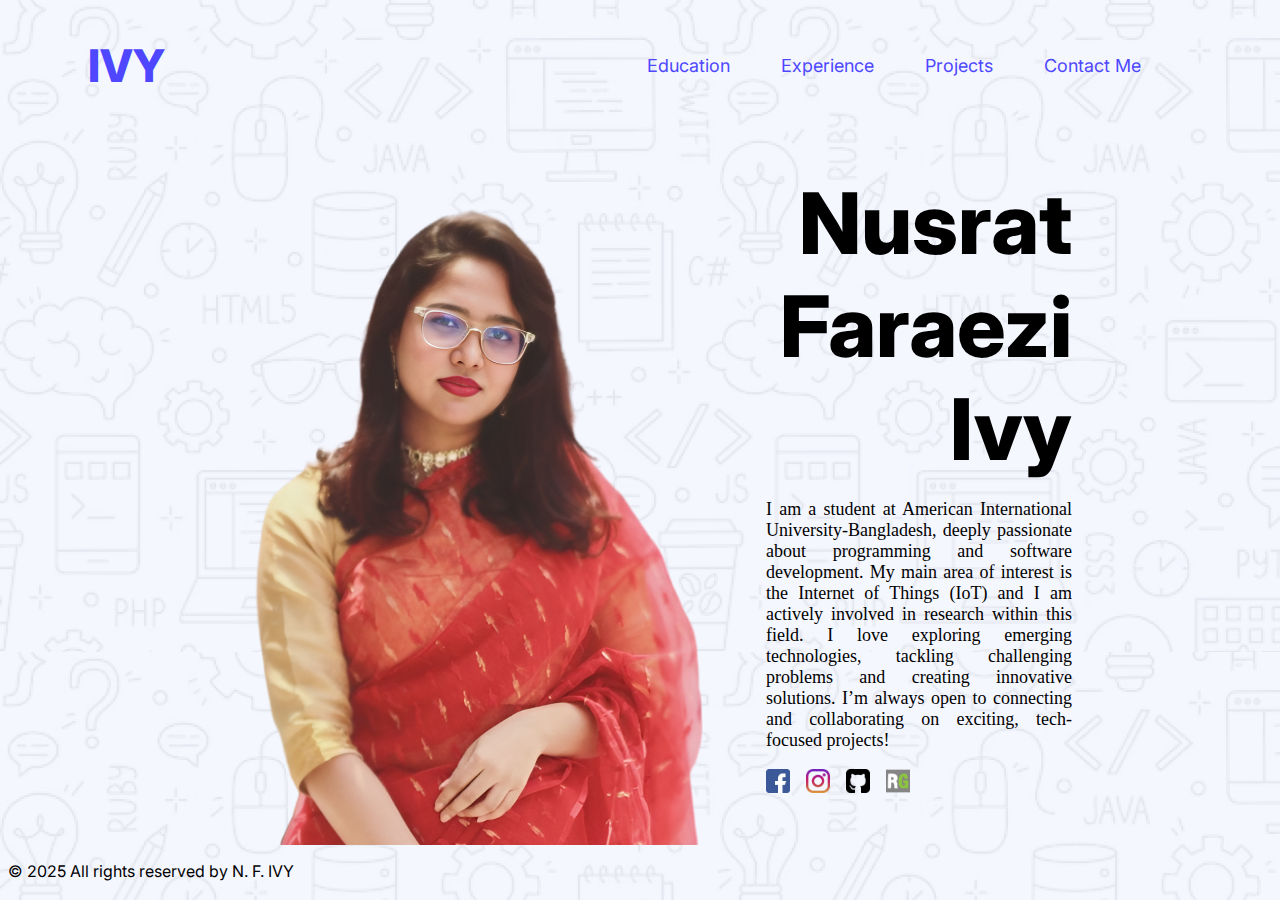
<file: wbt/wbt/index.html>
<!DOCTYPE html>
<html lang="en">
  <head>
    <meta charset="UTF-8" />
    <meta name="viewport" content="width=device-width, initial-scale=1.0" />
    <title>IVY</title>
    <link rel="stylesheet" href="style/style.css" />
  </head>
  <body class="home-page">
    <header>
      <nav>
        <a href="index.html"><h1 class="nav-title inter blue">IVY</h1></a>
        <ul>
          <li>
            <a class="inter blue" href="html/education.html">Education</a>
          </li>
          <li>
            <a class="inter blue" href="html/experience.html">Experience</a>
          </li>
          <li><a class="inter blue" href="html/projects.html">Projects</a></li>
          <li>
            <a class="inter blue" href="html/contactme.html">Contact Me</a>
          </li>
        </ul>
      </nav>
      <div class="home">
        <img class="home-profile-pic" src="image/cover.jpg" />
        <div class="home-content">
          <h1 class="home-name inter">Nusrat Faraezi Ivy</h1>
          <p class="home-description open-sans dark3">
            I am a student at American International University-Bangladesh,
            deeply passionate about programming and software development. My
            main area of interest is the Internet of Things (IoT) and I am
            actively involved in research within this field. I love exploring
            emerging technologies, tackling challenging problems and creating
            innovative solutions. I’m always open to connecting and
            collaborating on exciting, tech-focused projects!
          </p>
          <a href="https://www.facebook.com/ivy.faraezi"
            ><img class="social-icon" src="image/facebook.png"
          /></a>
          <a href="https://www.instagram.com/ivy.faraezi/"
            ><img class="social-icon" src="image/instagram.png"
          /></a>
          <a href="https://github.com/ivyfaraezi"
            ><img class="social-icon" src="image/github.png"
          /></a>
          <a href="https://www.researchgate.net/profile/Nusrat-Ivy"
            ><img class="social-icon" src="image/researchgate.png"
          /></a>
        </div>
      </div>
    </header>
    <footer>
      <p class="inter">&copy; 2025 All rights reserved by N. F. IVY</p>
    </footer>
  </body>
</html>
</file>
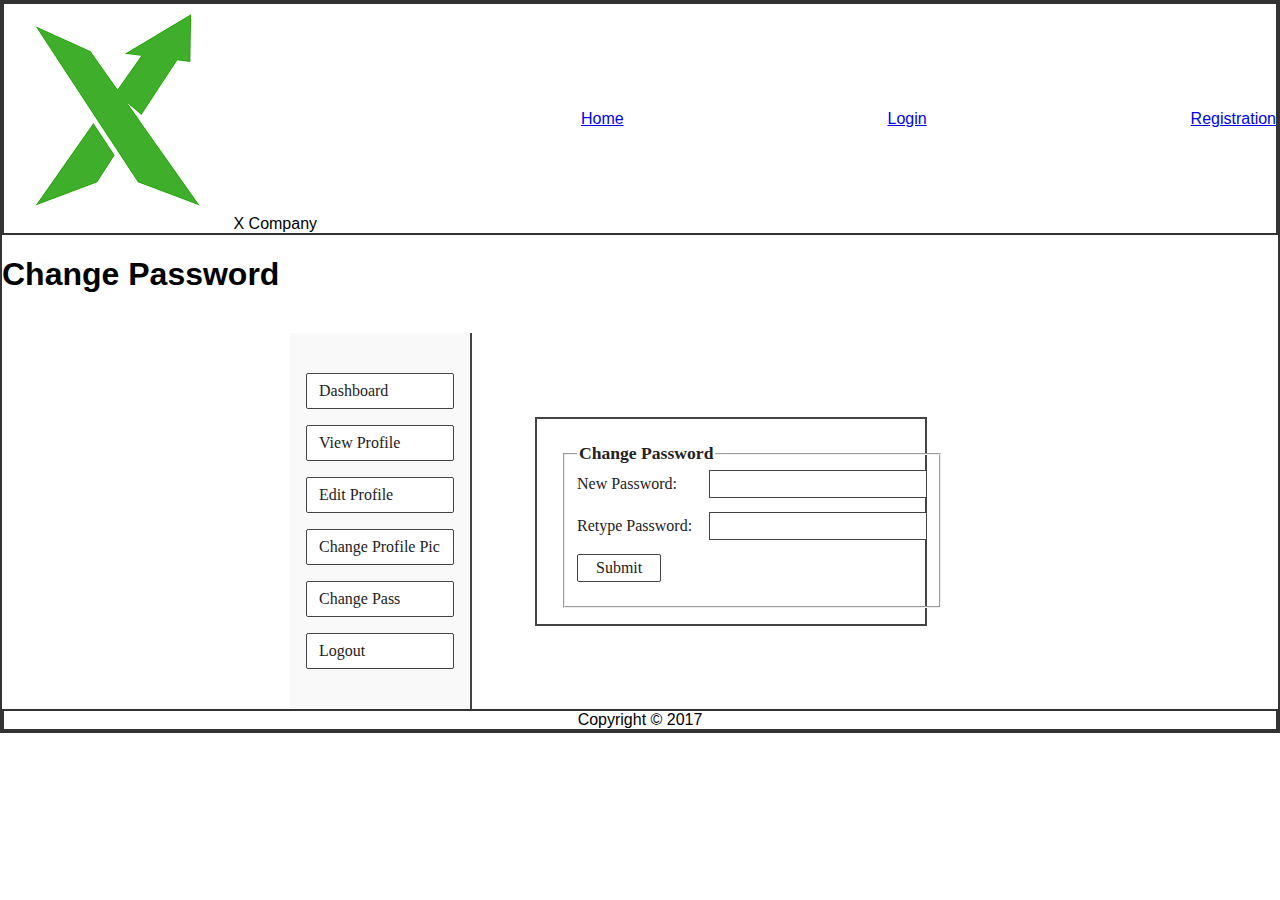
<file: assesment/chngpass.html>
<!DOCTYPE html>
<html lang="en">
  <head>
    <meta charset="UTF-8" />
    <meta name="viewport" content="width=device-width, initial-scale=1.0" />
    <title>Change Password | Lab</title>
    <link rel="stylesheet" href="styles.css" />
    <style>
      .dashboard-layout {
        display: flex;
        max-width: 700px;
        margin: 40px auto 0 auto;
        background: #fff;
        border: none;
        min-height: 320px;
      }
      .account-bar {
        width: 180px;
        border-right: 2px solid #444;
        padding: 32px 0 32px 0;
        background: #f9f9f9;
        display: flex;
        flex-direction: column;
        align-items: stretch;
      }
      .account-bar button {
        background: #fff;
        color: #222;
        border: 1px solid #444;
        padding: 8px 12px;
        border-radius: 2px;
        font-family: "Times New Roman", Times, serif;
        font-size: 1em;
        margin: 8px 16px;
        cursor: pointer;
        box-shadow: none;
        transition: background 0.2s;
        text-align: left;
      }
      .account-bar button:hover {
        background: #eee;
      }
      .dashboard-content {
        flex: 1;
        padding: 32px;
        display: flex;
        align-items: center;
        justify-content: center;
      }
      .change-pass-form {
        width: 100%;
        max-width: 340px;
        border: 2px solid #444;
        padding: 24px 24px 16px 24px;
        background: #fff;
        font-family: "Times New Roman", Times, serif;
      }
      .change-pass-form legend {
        font-weight: bold;
        font-size: 1.1em;
        color: #222;
      }
      .form-row {
        margin-bottom: 14px;
        display: flex;
        align-items: center;
      }
      .form-row label {
        width: 120px;
        font-size: 1em;
        color: #222;
      }
      .form-row input[type="password"] {
        flex: 1;
        padding: 4px 8px;
        border: 1px solid #444;
        font-size: 1em;
        font-family: "Times New Roman", Times, serif;
        margin-left: 12px;
        box-sizing: border-box;
      }
      .form-row button[type="submit"] {
        background: #fff;
        color: #222;
        border: 1px solid #444;
        padding: 4px 18px;
        border-radius: 2px;
        font-family: "Times New Roman", Times, serif;
        font-size: 1em;
        cursor: pointer;
        box-shadow: none;
        transition: background 0.2s;
      }
      .form-row button[type="submit"]:hover {
        background: #eee;
      }
    </style>
  </head>
  <body>
    <nav class="navbar">
      <span class="logo">
        <img src="x.png" alt="X Company Logo" />
        <span>X Company</span>
      </span>
      <a href="public-home.html">Home</a>
      <a href="login.html">Login</a>
      <a href="registration.html">Registration</a>
    </nav>
    <div class="container">
      <header>
        <h1>Change Password</h1>
      </header>
      <div class="dashboard-layout">
        <div class="account-bar">
          <button type="button">Dashboard</button>
          <button type="button">View Profile</button>
          <button type="button">Edit Profile</button>
          <button type="button">Change Profile Pic</button>
          <button type="button">Change Pass</button>
          <button type="button">Logout</button>
        </div>
        <div class="dashboard-content">
          <form class="change-pass-form" action="chngpass.html" method="POST">
            <fieldset>
              <legend>Change Password</legend>
              <div class="form-row">
                <label for="newpass">New Password:</label>
                <input type="password" id="newpass" name="newpass" required />
              </div>
              <div class="form-row">
                <label for="retypepass">Retype Password:</label>
                <input
                  type="password"
                  id="retypepass"
                  name="retypepass"
                  required
                />
              </div>
              <div class="form-row">
                <button type="submit">Submit</button>
              </div>
            </fieldset>
          </form>
        </div>
      </div>
    </div>
    <footer>Copyright &copy; 2017</footer>
  </body>
</html>
</file>
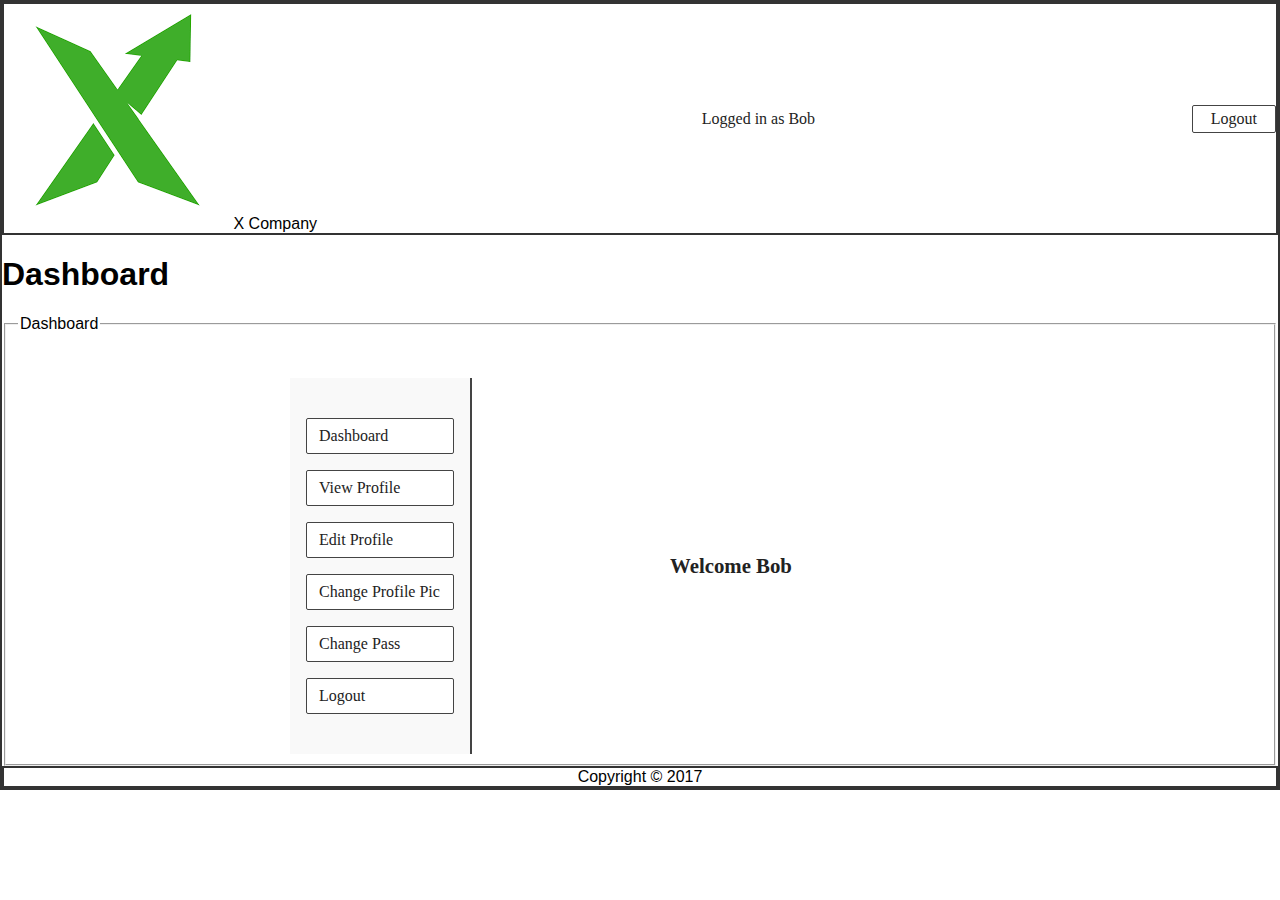
<file: assesment/dashboard.html>
<!DOCTYPE html>
<html lang="en">
  <head>
    <meta charset="UTF-8" />
    <meta name="viewport" content="width=device-width, initial-scale=1.0" />
    <title>Dashboard | Lab</title>
    <link rel="stylesheet" href="styles.css" />
    <style>
      .dashboard-layout {
        display: flex;
        max-width: 700px;
        margin: 40px auto 0 auto;
        background: #fff;
        border: none;
        min-height: 320px;
      }
      .account-bar {
        width: 180px;
        border-right: 2px solid #444;
        padding: 32px 0 32px 0;
        background: #f9f9f9;
        display: flex;
        flex-direction: column;
        align-items: stretch;
      }
      .account-bar button {
        background: #fff;
        color: #222;
        border: 1px solid #444;
        padding: 8px 12px;
        border-radius: 2px;
        font-family: "Times New Roman", Times, serif;
        font-size: 1em;
        margin: 8px 16px;
        cursor: pointer;
        box-shadow: none;
        transition: background 0.2s;
        text-align: left;
      }
      .account-bar button:hover {
        background: #eee;
      }
      .dashboard-content {
        flex: 1;
        padding: 32px;
        display: flex;
        align-items: center;
        justify-content: center;
        font-size: 1.3em;
        font-family: "Times New Roman", Times, serif;
        color: #222;
        font-weight: bold;
      }
    </style>
  </head>
  <body>
    <nav class="navbar">
      <span class="logo">
        <img src="x.png" alt="X Company Logo" />
        <span>X Company</span>
      </span>
      <span
        style="
          margin-left: 24px;
          font-size: 1em;
          color: #222;
          font-family: 'Times New Roman', Times, serif;
        "
        >Logged in as Bob</span
      >
      <button
        type="button"
        onclick="location.href='login.html'"
        style="
          margin-left: 16px;
          color: #222;
          background: #fff;
          border: 1px solid #444;
          padding: 4px 18px;
          border-radius: 2px;
          font-family: 'Times New Roman', Times, serif;
          font-size: 1em;
          cursor: pointer;
        "
      >
        Logout
      </button>
    </nav>
    <div class="container">
      <header>
        <h1>Dashboard</h1>
      </header>
      <form class="dashboard-form">
        <fieldset>
          <legend>Dashboard</legend>
          <div class="dashboard-layout">
            <div class="account-bar">
              <button type="button">Dashboard</button>
              <button type="button">View Profile</button>
              <button type="button">Edit Profile</button>
              <button type="button">Change Profile Pic</button>
              <button type="button">Change Pass</button>
              <button type="button">Logout</button>
            </div>
            <div class="dashboard-content">Welcome Bob</div>
          </div>
        </fieldset>
      </form>
    </div>
    <footer>Copyright &copy; 2017</footer>
  </body>
</html>
</file>
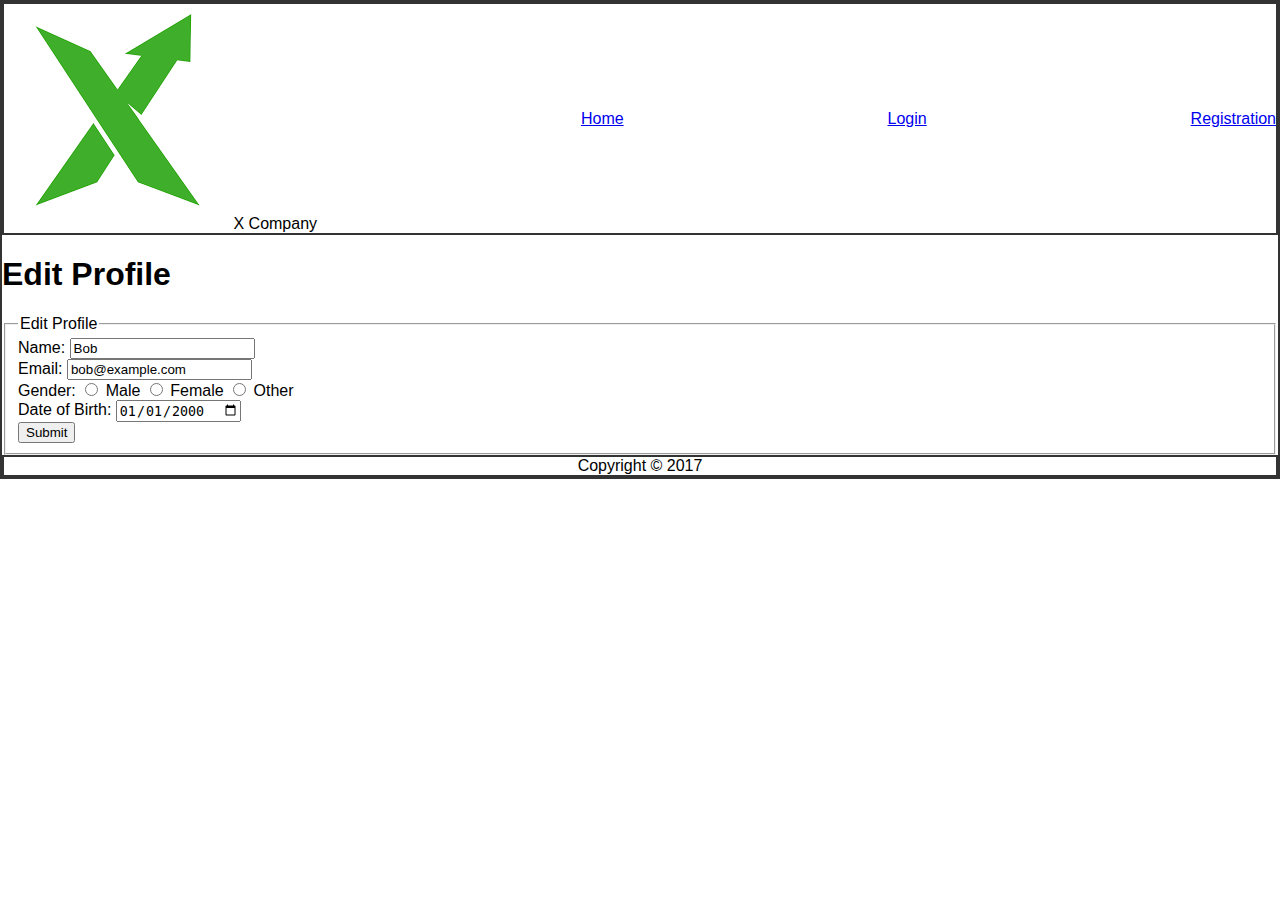
<file: assesment/editprofile.html>
<!DOCTYPE html>
<html lang="en">
  <head>
    <meta charset="UTF-8" />
    <meta name="viewport" content="width=device-width, initial-scale=1.0" />
    <title>Edit Profile | Lab</title>
    <link rel="stylesheet" href="styles.css" />
  </head>
  <body>
    <nav class="navbar">
      <span class="logo">
        <img src="x.png" alt="X Company Logo" />
        <span>X Company</span>
      </span>
      <a href="public-home.html">Home</a>
      <a href="login.html">Login</a>
      <a href="registration.html">Registration</a>
    </nav>
    <div class="container">
      <header>
        <h1>Edit Profile</h1>
      </header>
      <form class="edit-profile-form" action="editprofile.html" method="POST">
        <fieldset>
          <legend>Edit Profile</legend>
          <div class="form-row">
            <label for="name">Name:</label>
            <input type="text" id="name" name="name" value="Bob" required />
          </div>
          <div class="form-row">
            <label for="email">Email:</label>
            <input
              type="email"
              id="email"
              name="email"
              value="bob@example.com"
              required
            />
          </div>
          <div class="form-row">
            <label>Gender:</label>
            <input type="radio" id="male" name="gender" value="male" required />
            <label for="male" style="width: auto">Male</label>
            <input type="radio" id="female" name="gender" value="female" />
            <label for="female" style="width: auto">Female</label>
            <input type="radio" id="other" name="gender" value="other" />
            <label for="other" style="width: auto">Other</label>
          </div>
          <div class="form-row">
            <label for="dob">Date of Birth:</label>
            <input
              type="date"
              id="dob"
              name="dob"
              value="2000-01-01"
              required
            />
          </div>
          <div class="form-row">
            <button type="submit">Submit</button>
          </div>
        </fieldset>
      </form>
    </div>
    <footer>Copyright &copy; 2017</footer>
  </body>
</html>
</file>
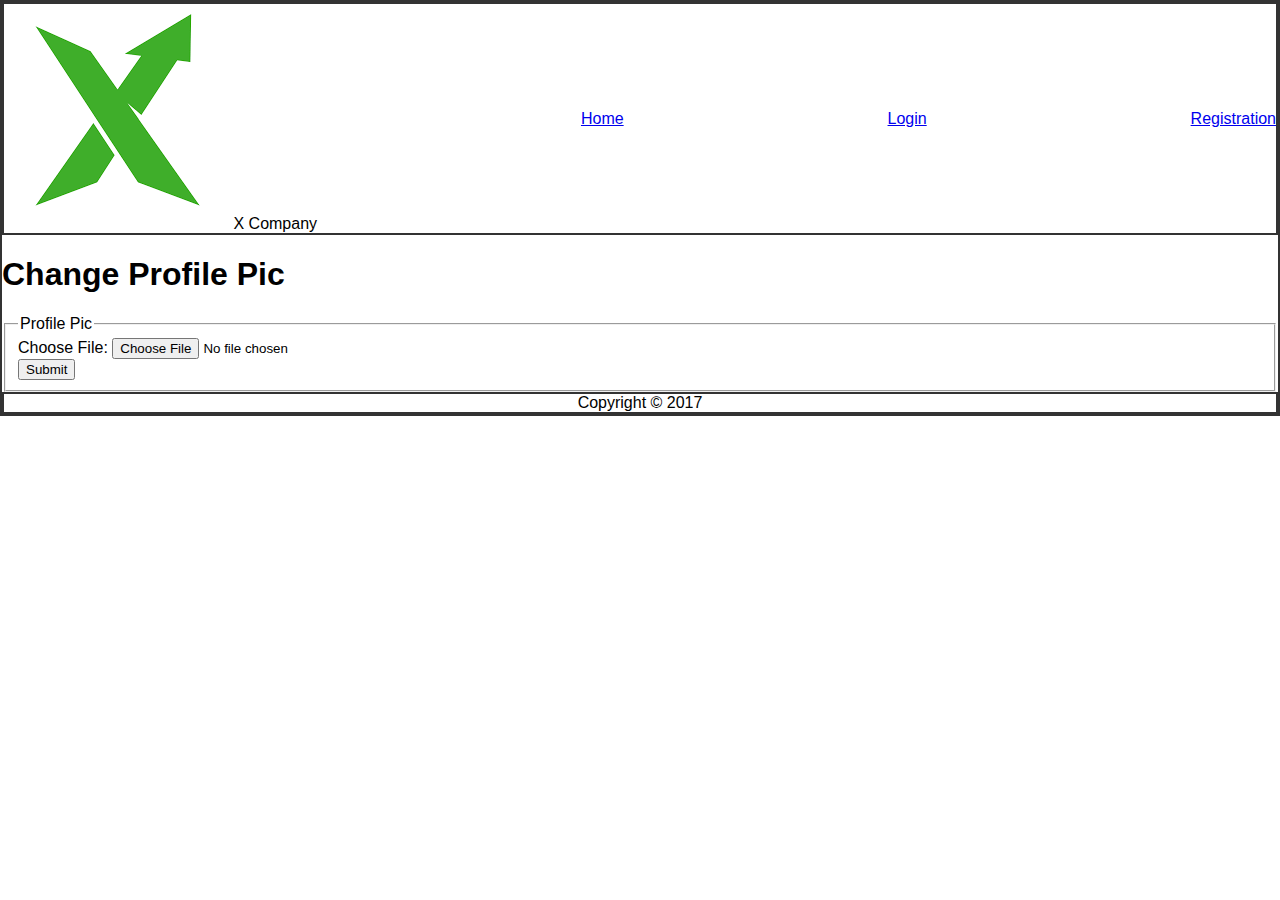
<file: assesment/profilepic.html>
<!DOCTYPE html>
<html lang="en">
  <head>
    <meta charset="UTF-8" />
    <meta name="viewport" content="width=device-width, initial-scale=1.0" />
    <title>Change Profile Pic | Lab</title>
    <link rel="stylesheet" href="styles.css" />
  </head>
  <body>
    <nav class="navbar">
      <span class="logo">
        <img src="x.png" alt="X Company Logo" />
        <span>X Company</span>
      </span>
      <a href="public-home.html">Home</a>
      <a href="login.html">Login</a>
      <a href="registration.html">Registration</a>
    </nav>
    <div class="container">
      <header>
        <h1>Change Profile Pic</h1>
      </header>
      <form
        class="profile-pic-form"
        action="profilepic.html"
        method="POST"
        enctype="multipart/form-data"
      >
        <fieldset>
          <legend>Profile Pic</legend>
          <div class="form-row">
            <label for="profile-pic">Choose File:</label>
            <input type="file" id="profile-pic" name="profile-pic" />
          </div>
          <div class="form-row">
            <button type="submit">Submit</button>
          </div>
        </fieldset>
      </form>
    </div>
    <footer>Copyright &copy; 2017</footer>
    <script>
      const fileInput = document.getElementById("profile-pic");
      const fileMsg = document.getElementById("file-msg");
      fileInput.addEventListener("change", function () {
        fileMsg.textContent = fileInput.files.length
          ? fileInput.files[0].name
          : "No file chosen";
      });
    </script>
  </body>
</html>
</file>
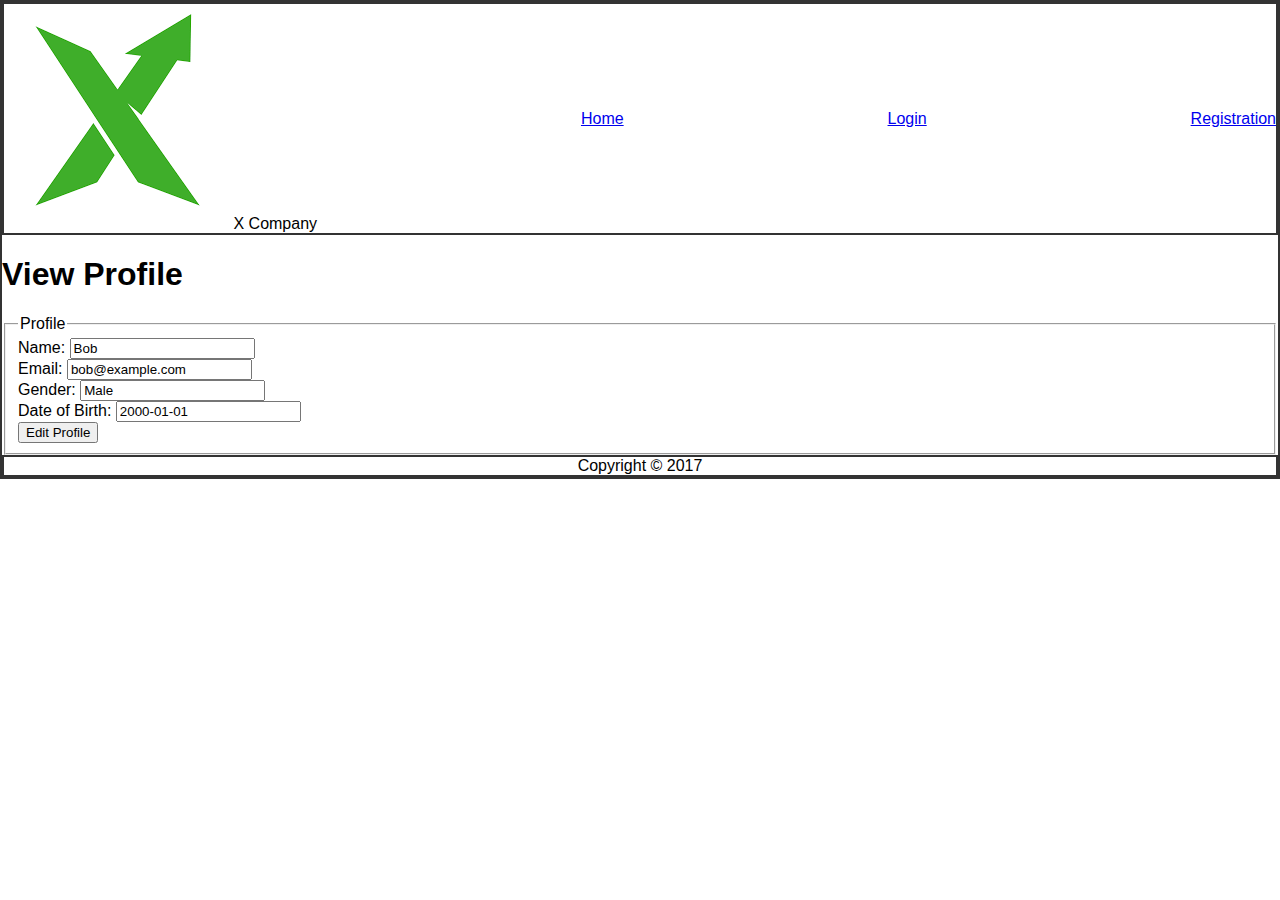
<file: assesment/viewprofile.html>
<!DOCTYPE html>
<html lang="en">
  <head>
    <meta charset="UTF-8" />
    <meta name="viewport" content="width=device-width, initial-scale=1.0" />
    <title>View Profile | Lab</title>
    <link rel="stylesheet" href="styles.css" />
  </head>
  <body>
    <nav class="navbar">
      <span class="logo">
        <img src="x.png" alt="X Company Logo" />
        <span>X Company</span>
      </span>
      <a href="public-home.html">Home</a>
      <a href="login.html">Login</a>
      <a href="registration.html">Registration</a>
    </nav>
    <div class="container">
      <header>
        <h1>View Profile</h1>
      </header>
      <form class="profile-form">
        <fieldset>
          <legend>Profile</legend>
          <div class="form-row">
            <label for="name">Name:</label>
            <input type="text" id="name" name="name" value="Bob" readonly />
          </div>
          <div class="form-row">
            <label for="email">Email:</label>
            <input
              type="email"
              id="email"
              name="email"
              value="bob@example.com"
              readonly
            />
          </div>
          <div class="form-row">
            <label for="gender">Gender:</label>
            <input
              type="text"
              id="gender"
              name="gender"
              value="Male"
              readonly
            />
          </div>
          <div class="form-row">
            <label for="dob">Date of Birth:</label>
            <input
              type="text"
              id="dob"
              name="dob"
              value="2000-01-01"
              readonly
            />
          </div>
          <div class="form-row">
            <button type="button" onclick="location.href='editprofile.html'">
              Edit Profile
            </button>
          </div>
        </fieldset>
      </form>
    </div>
    <footer>Copyright &copy; 2017</footer>
  </body>
</html>
</file>
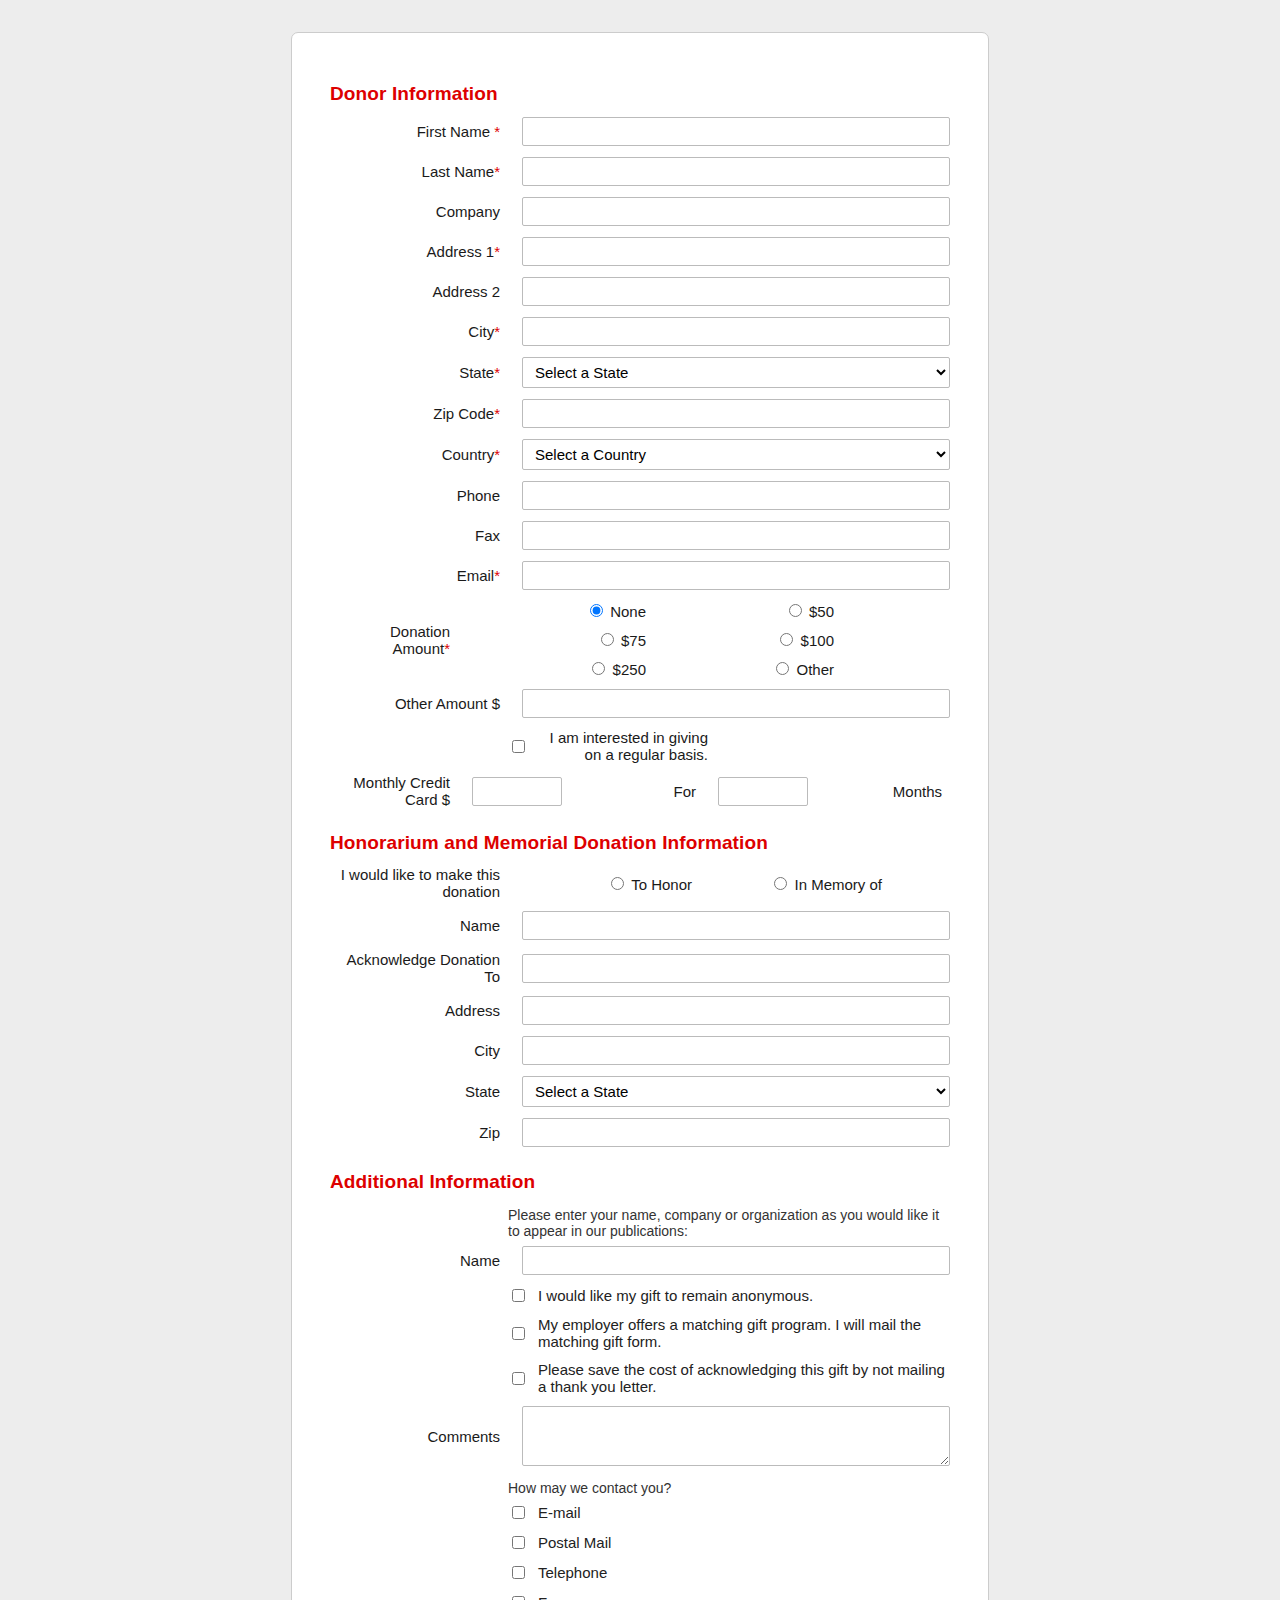
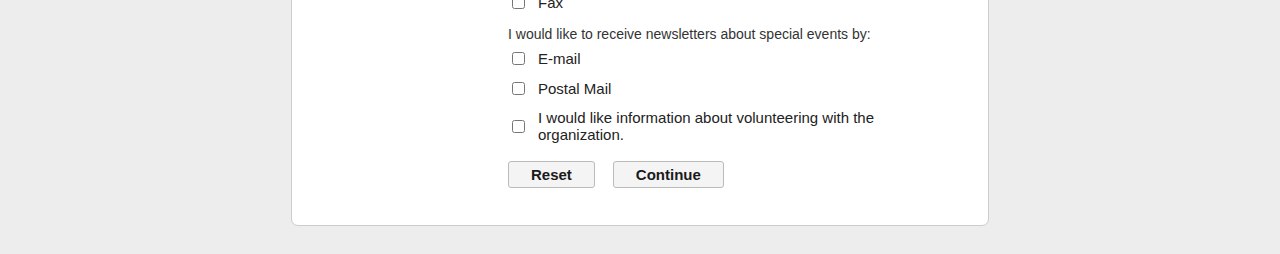
<file: form/form.html>
<!DOCTYPE html>
<html lang="en">
  <head>
    <meta charset="UTF-8" />
    <meta name="viewport" content="width=device-width, initial-scale=1.0" />
    <title>Donation Form</title>
    <link rel="stylesheet" href="form.css" />
  </head>
  <body>
    <form class="donation-form">
      <h2 class="section-heading">Donor Information</h2>

      <div class="form-row">
        <label>First Name <span>*</span></label
        ><input type="text" required />
      </div>
      <div class="form-row">
        <label>Last Name<span>*</span></label
        ><input type="text" required />
      </div>
      <div class="form-row"><label>Company</label><input type="text" /></div>
      <div class="form-row">
        <label>Address 1<span>*</span></label
        ><input type="text" required />
      </div>
      <div class="form-row"><label>Address 2</label><input type="text" /></div>
      <div class="form-row">
        <label>City<span>*</span></label
        ><input type="text" required />
      </div>
      <div class="form-row">
        <label>State<span>*</span></label>
        <select required>
          <option value="">Select a State</option>
          <option>New York</option>
          <option>Texas</option>
          <option>Florida</option>
        </select>
      </div>
      <div class="form-row">
        <label>Zip Code<span>*</span></label
        ><input type="text" required />
      </div>
      <div class="form-row">
        <label>Country<span>*</span></label>
        <select required>
          <option value="">Select a Country</option>
          <option>USA</option>
          <option>Canada</option>
          <option>UK</option>
          <option>Bangladesh</option>
        </select>
      </div>
      <div class="form-row"><label>Phone</label><input type="tel" /></div>
      <div class="form-row"><label>Fax</label><input type="tel" /></div>
      <div class="form-row">
        <label>Email<span>*</span></label
        ><input type="email" required />
      </div>

      <div class="form-row donation-options">
        <label>Donation Amount<span>*</span></label>
        <div>
          <label
            ><input type="radio" name="amount" value="0" checked /> None</label
          >
          <label><input type="radio" name="amount" value="50" /> $50</label>
          <label><input type="radio" name="amount" value="75" /> $75</label>
          <label><input type="radio" name="amount" value="100" /> $100</label>
          <label><input type="radio" name="amount" value="250" /> $250</label>
          <label
            ><input type="radio" name="amount" value="other" /> Other</label
          >
        </div>
      </div>

      <div class="form-row">
        <label>Other Amount $</label><input type="text" />
      </div>

      <div class="form-row checkbox-line">
        <input type="checkbox" id="recurring" />
        <label for="recurring"
          >I am interested in giving on a regular basis.</label
        >
      </div>

      <div class="form-row">
        <label>Monthly Credit Card $</label>
        <input type="text" style="width: 60px" />
        <label>For</label>
        <input type="text" style="width: 40px" />
        <label>Months</label>
      </div>

      <h2 class="section-heading">
        Honorarium and Memorial Donation Information
      </h2>
      <div class="form-row radio-group">
        <label>I would like to make this donation</label>
        <div>
          <label
            ><input type="radio" name="dedication" value="honor" /> To
            Honor</label
          >
          <label
            ><input type="radio" name="dedication" value="memory" /> In Memory
            of</label
          >
        </div>
      </div>
      <div class="form-row"><label>Name</label><input type="text" /></div>
      <div class="form-row">
        <label>Acknowledge Donation To</label><input type="text" />
      </div>
      <div class="form-row"><label>Address</label><input type="text" /></div>
      <div class="form-row"><label>City</label><input type="text" /></div>
      <div class="form-row">
        <label>State</label>
        <select>
          <option value="">Select a State</option>
          <option>New York</option>
          <option>Texas</option>
        </select>
      </div>
      <div class="form-row"><label>Zip</label><input type="text" /></div>

      <h2 class="section-heading">Additional Information</h2>
      <p class="note">
        Please enter your name, company or organization as you would like it to
        appear in our publications:
      </p>
      <div class="form-row"><label>Name</label><input type="text" /></div>

      <div class="form-row checkbox-line">
        <input type="checkbox" /> I would like my gift to remain anonymous.
      </div>
      <div class="form-row checkbox-line">
        <input type="checkbox" /> My employer offers a matching gift program. I
        will mail the matching gift form.
      </div>
      <div class="form-row checkbox-line">
        <input type="checkbox" /> Please save the cost of acknowledging this
        gift by not mailing a thank you letter.
      </div>

      <div class="form-row"><label>Comments</label><textarea></textarea></div>

      <p class="note">How may we contact you?</p>
      <div class="form-row checkbox-line"><input type="checkbox" /> E-mail</div>
      <div class="form-row checkbox-line">
        <input type="checkbox" /> Postal Mail
      </div>
      <div class="form-row checkbox-line">
        <input type="checkbox" /> Telephone
      </div>
      <div class="form-row checkbox-line"><input type="checkbox" /> Fax</div>

      <p class="note">
        I would like to receive newsletters about special events by:
      </p>
      <div class="form-row checkbox-line"><input type="checkbox" /> E-mail</div>
      <div class="form-row checkbox-line">
        <input type="checkbox" /> Postal Mail
      </div>

      <div class="form-row checkbox-line">
        <input type="checkbox" /> I would like information about volunteering
        with the organization.
      </div>

      <div class="form-row buttons">
        <input type="reset" value="Reset" />
        <input type="submit" value="Continue" />
      </div>
    </form>
  </body>
</html>
</file>
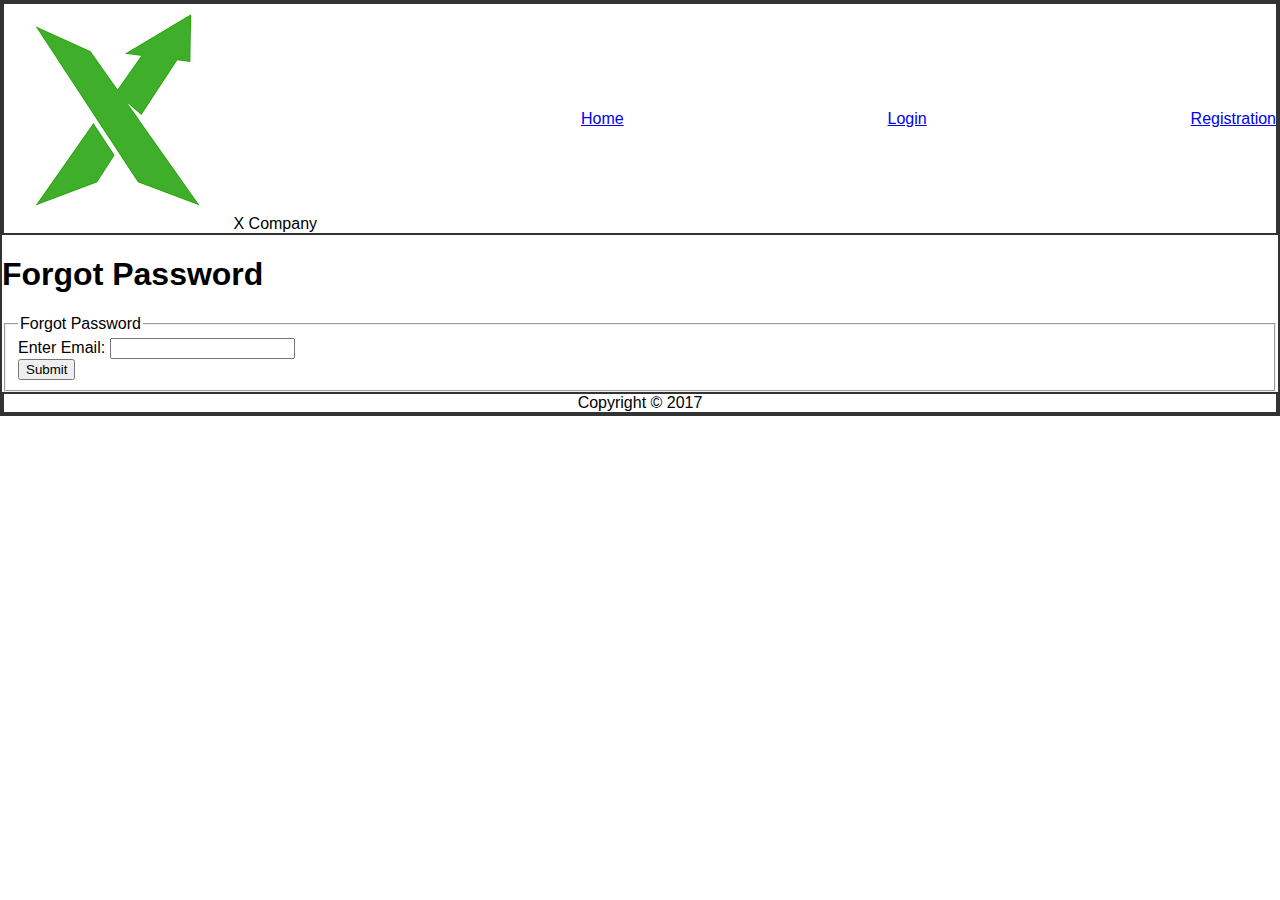
<file: assesment/.vscode/forgetpass.html>
<!DOCTYPE html>
<html lang="en">
  <head>
    <meta charset="UTF-8" />
    <meta name="viewport" content="width=device-width, initial-scale=1.0" />
    <title>Forgot Password | Lab</title>
    <link rel="stylesheet" href="../styles.css" />
  </head>
  <body>
    <nav class="navbar">
      <span class="logo">
        <img src="../x.png" alt="X Company Logo" />
        <span>X Company</span>
      </span>
      <a href="../public-home.html">Home</a>
      <a href="../login.html">Login</a>
      <a href="../registration.html">Registration</a>
    </nav>
    <div class="container">
      <header>
        <h1>Forgot Password</h1>
      </header>
      <form class="forgot-form" action="forgetpass.html" method="POST">
        <fieldset>
          <legend>Forgot Password</legend>
          <div class="form-row">
            <label for="email">Enter Email:</label>
            <input type="email" id="email" name="email" required />
          </div>
          <div class="form-row">
            <button type="submit">Submit</button>
          </div>
        </fieldset>
      </form>
    </div>
    <footer>Copyright &copy; 2017</footer>
  </body>
</html>
</file>
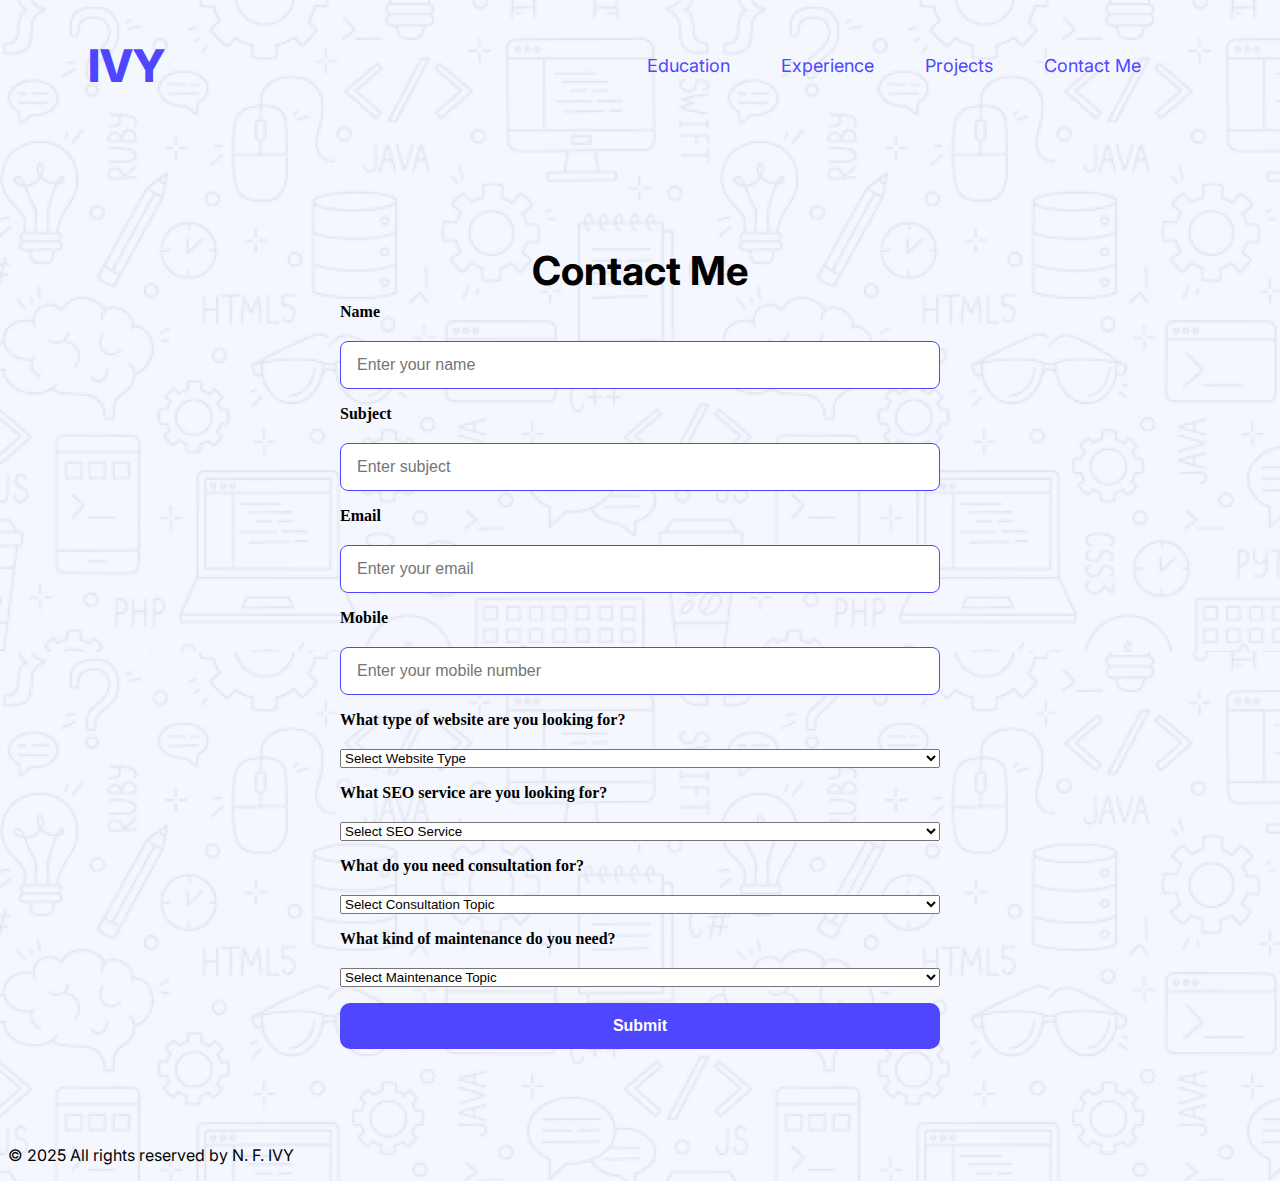
<file: wbt/wbt/html/contactme.html>
<!DOCTYPE html>
<html lang="en">
  <head>
    <meta charset="UTF-8" />
    <meta name="viewport" content="width=device-width, initial-scale=1.0" />
    <title>Contact Me</title>
    <link rel="stylesheet" href="../style/style.css" />
    <link rel="stylesheet" href="../style/contactme.css" />
  </head>
  <body>
    <header>
      <nav>
        <a href="../index.html"><h1 class="nav-title inter blue">IVY</h1></a>
        <ul>
          <li><a class="inter blue" href="education.html">Education</a></li>
          <li><a class="inter blue" href="experience.html">Experience</a></li>
          <li><a class="inter blue" href="projects.html">Projects</a></li>
          <li><a class="inter blue" href="contactme.html">Contact Me</a></li>
        </ul>
      </nav>
    </header>
    <section class="contact-section">
      <h1 class="contact-title inter">Contact Me</h1>

      <form class="contact-form" action="">
        <label for="name">Name</label>
        <input
          type="text"
          id="name"
          name="name"
          placeholder="Enter your name"
          required
        />

        <label for="subject">Subject</label>
        <input
          type="text"
          id="subject"
          name="subject"
          placeholder="Enter subject"
          required
        />

        <label for="email">Email</label>
        <input
          type="email"
          id="email"
          name="email"
          placeholder="Enter your email"
          required
        />

        <label for="mobile">Mobile</label>
        <input
          type="tel"
          id="mobile"
          name="mobile"
          placeholder="Enter your mobile number"
          required
        />

        <label for="web">What type of website are you looking for?</label>
        <select name="web-type" id="web-type" required>
          <option value="">Select Website Type</option>
          <option value="port">Personal Portfolio</option>
          <option value="bus">Business Website</option>
          <option value="ecom">E-Commerce Store</option>
        </select>

        <label for="seo">What SEO service are you looking for?</label>
        <select name="seo-type" id="seo-type" required>
          <option value="">Select SEO Service</option>
          <option value="on_page">On-Page SEO</option>
          <option value="off_page">Off-Page SEO</option>
          <option value="keyword">Keyword Research</option>
          <option value="site_audit">Site Audit</option>
        </select>

        <label for="consultation">What do you need consultation for?</label>
        <select name="consultation" id="consultation" required>
          <option value="">Select Consultation Topic</option>
          <option value="project_planning">Project Planning</option>
          <option value="technology_stack">Technology Stack</option>
          <option value="design_suggestions">Design Suggestions</option>
          <option value="career_guidance">Career Guidance</option>
        </select>

        <label for="maintenance">What kind of maintenance do you need?</label>
        <select name="maintenance" id="maintenance" required>
          <option value="">Select Maintenance Topic</option>
          <option value="fix_bugs">Fix Bugs</option>
          <option value="update_content">Update Content</option>
          <option value="security_improvements">Security Improvements</option>
          <option value="performance_optimization">
            Performance Optimization
          </option>
        </select>
        <button type="submit" class="btn">Submit</button>
      </form>
    </section>
    <footer>
      <p class="inter">&copy; 2025 All rights reserved by N. F. IVY</p>
    </footer>
    <script src="../data/validation.js"></script>
    <script>
      document.querySelector(".contact-form").onsubmit = function (e) {
        e.preventDefault();
        const data = {
          name: document.getElementById("name").value,
          subject: document.getElementById("subject").value,
          email: document.getElementById("email").value,
          mobile: document.getElementById("mobile").value,
          jobType: document.getElementById("web-type").value,
          supportType: document.getElementById("seo-type").value,
          partnershipType: document.getElementById("consultation").value,
          message: document.getElementById("maintenance").value,
        };
        saveContactData(data);
        window.location.href = "login.html";
      };
    </script>
  </body>
</html>
</file>
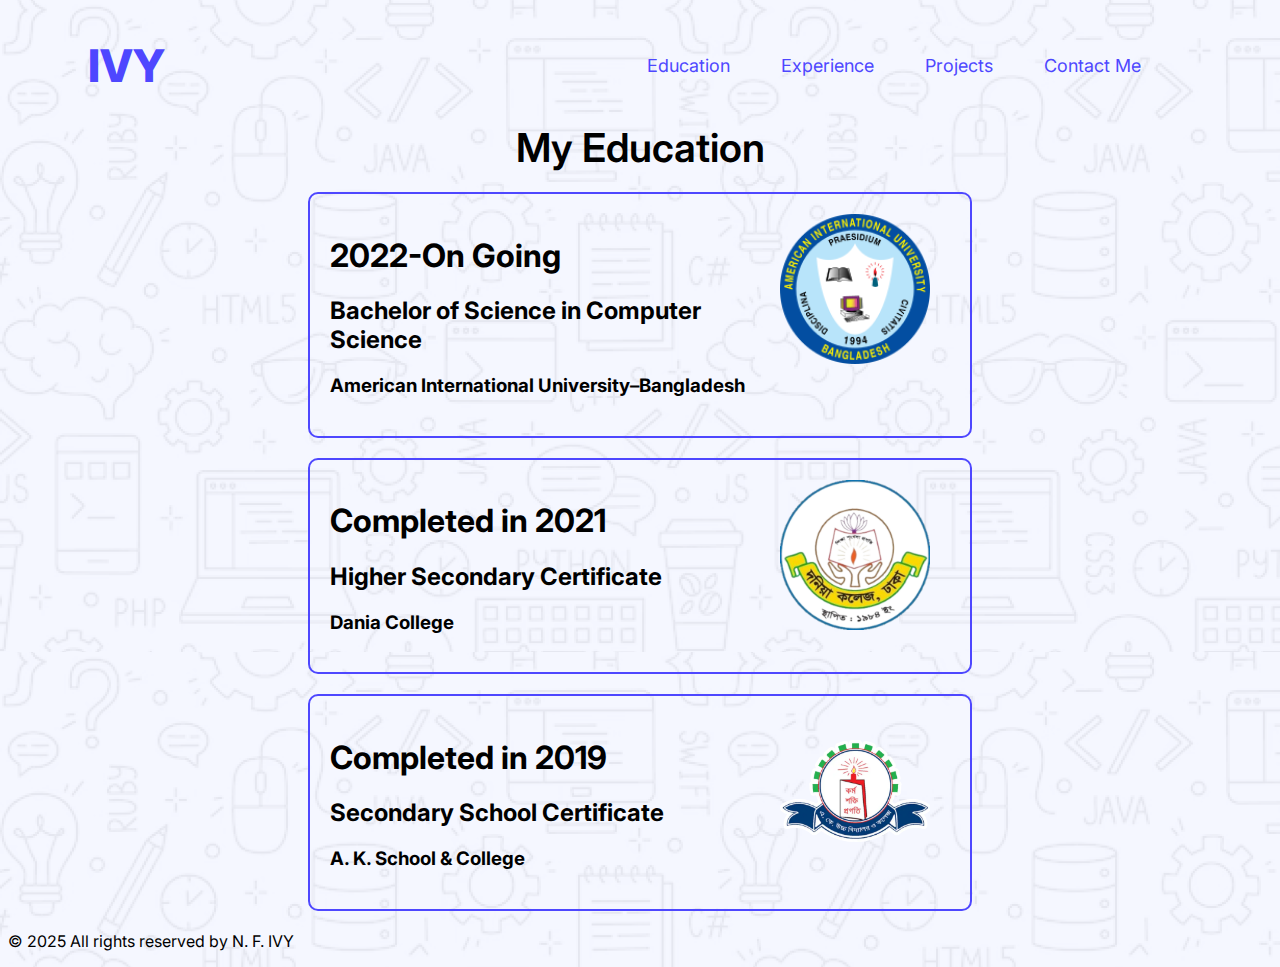
<file: wbt/wbt/html/education.html>
<!DOCTYPE html>
<html lang="en">
  <head>
    <meta charset="UTF-8" />
    <meta name="viewport" content="width=device-width, initial-scale=1.0" />
    <title>Education</title>
    <link rel="stylesheet" href="../style/style.css" />
    <link rel="stylesheet" href="../style/education.css" />
  </head>
  <body class="inter">
    <header>
      <nav>
        <a href="../index.html"><h1 class="nav-title inter blue">IVY</h1></a>
        <ul>
          <li><a class="inter blue" href="education.html">Education</a></li>
          <li><a class="inter blue" href="experience.html">Experience</a></li>
          <li><a class="inter blue" href="projects.html">Projects</a></li>
          <li><a class="inter blue" href="contactme.html">Contact Me</a></li>
        </ul>
      </nav>
    </header>
    <section class="education-section">
      <h1 class="education-title inter">My Education</h1>
      <div class="edu">
        <div class="education-bsc">
          <h1>2022-On Going</h1>
          <h2>Bachelor of Science in Computer Science</h2>
          <h3>American International University–Bangladesh</h3>
        </div>
        <img src="../image/aiub.png" alt="" />
      </div>
      <div class="edu">
        <div class="education-hsc">
          <h1>Completed in 2021</h1>
          <h2>Higher Secondary Certificate</h2>
          <h3>Dania College</h3>
        </div>
        <img src="../image/college.png" alt="" />
      </div>
      <div class="edu">
        <div class="education-ssc">
          <h1>Completed in 2019</h1>
          <h2>Secondary School Certificate</h2>
          <h3>A. K. School & College</h3>
        </div>
        <img src="../image/school.webp" alt="" />
      </div>
    </section>
    <footer>
      <p class="inter">&copy; 2025 All rights reserved by N. F. IVY</p>
    </footer>
  </body>
</html>
</file>
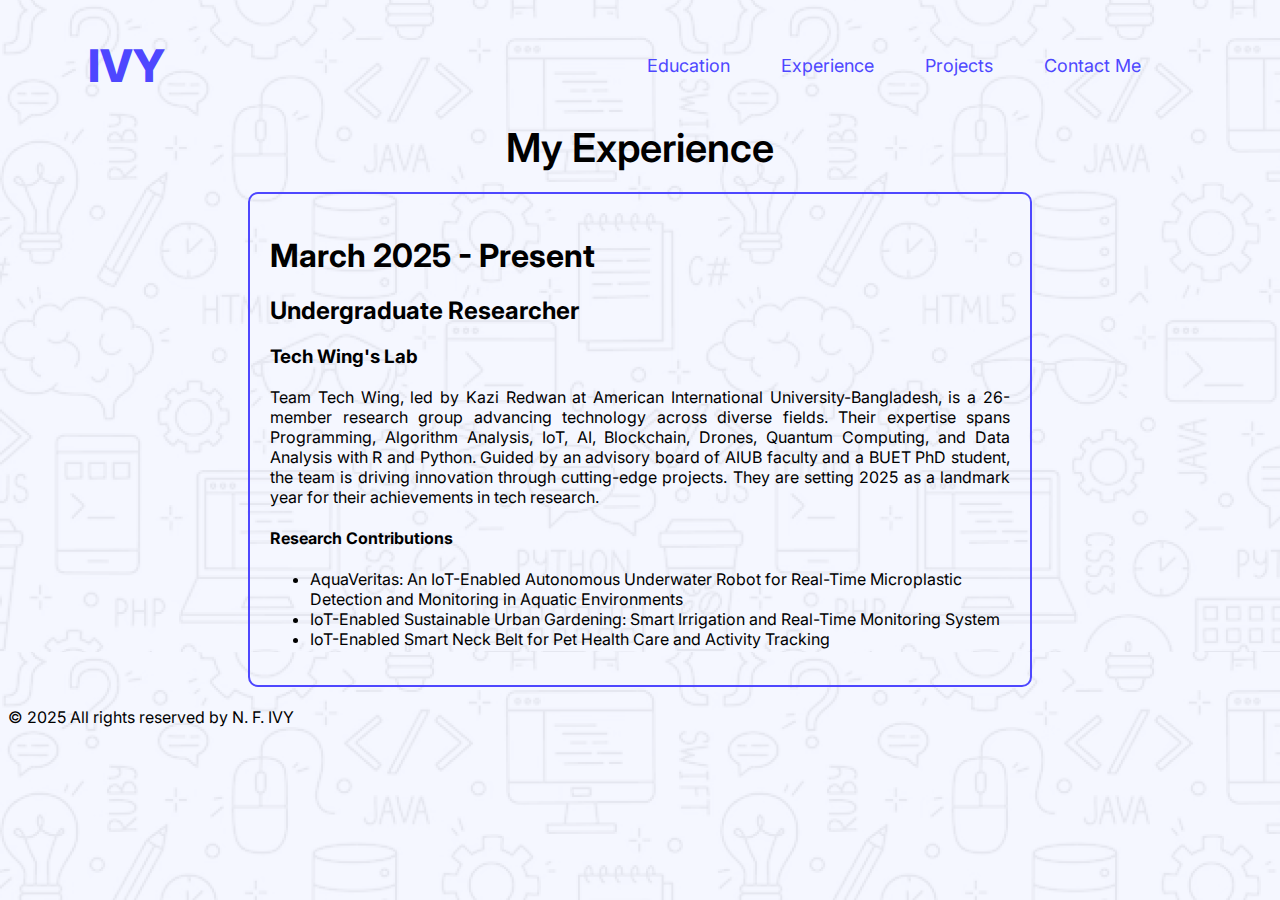
<file: wbt/wbt/html/experience.html>
<!DOCTYPE html>
<html lang="en">
<head>
    <meta charset="UTF-8">
    <meta name="viewport" content="width=device-width, initial-scale=1.0">
    <title>Experience</title>
    <link rel="stylesheet" href="../style/style.css">
    <link rel="stylesheet" href="../style/experience.css">
</head>
<body>
    <header>
        <nav>
            <a href="../index.html"><h1 class="nav-title inter blue">IVY</h1></a>
            <ul>
                <li><a class="inter blue" href="education.html">Education</a></li>
                <li><a class="inter blue" href="experience.html">Experience</a></li>
                <li><a class="inter blue" href="projects.html">Projects</a></li>
                <li><a class="inter blue" href="contactme.html">Contact Me</a></li>
            </ul>
        </nav>
    </header>
    <section class="experience-section">
            <h1 class="experience-title inter">My Experience</h1>
            <div class="experience-card">
                <div class="experience">
                    <h1 class="inter">March 2025 - Present</h1>
                    <h2 class="inter">Undergraduate Researcher</h2>
                    <h3 class="inter">Tech Wing's Lab</h3>
                    <p class="inter">Team Tech Wing, led by Kazi Redwan at American International University-Bangladesh, is a 26-member research group advancing technology across diverse fields. Their expertise spans Programming, Algorithm Analysis, IoT, AI, Blockchain, Drones, Quantum Computing, and Data Analysis with R and Python. Guided by an advisory board of AIUB faculty and a BUET PhD student, the team is driving innovation through cutting-edge projects. They are setting 2025 as a landmark year for their achievements in tech research.</p>
                    <h4 class="inter">Research Contributions</h4>
                    <ul>
                        <li class="inter">AquaVeritas: An IoT-Enabled Autonomous Underwater Robot for Real-Time Microplastic Detection and Monitoring in Aquatic Environments</li>
                        <li class="inter">IoT-Enabled Sustainable Urban Gardening: Smart Irrigation and Real-Time Monitoring System</li>
                        <li class="inter">IoT-Enabled Smart Neck Belt for Pet Health Care and Activity Tracking</li>
                    </ul>
                </div>
            </div>
        </section>
    <footer>
        <p class="inter">&copy; 2025 All rights reserved by N. F. IVY</p>
    </footer>
</body>
</html>
</file>
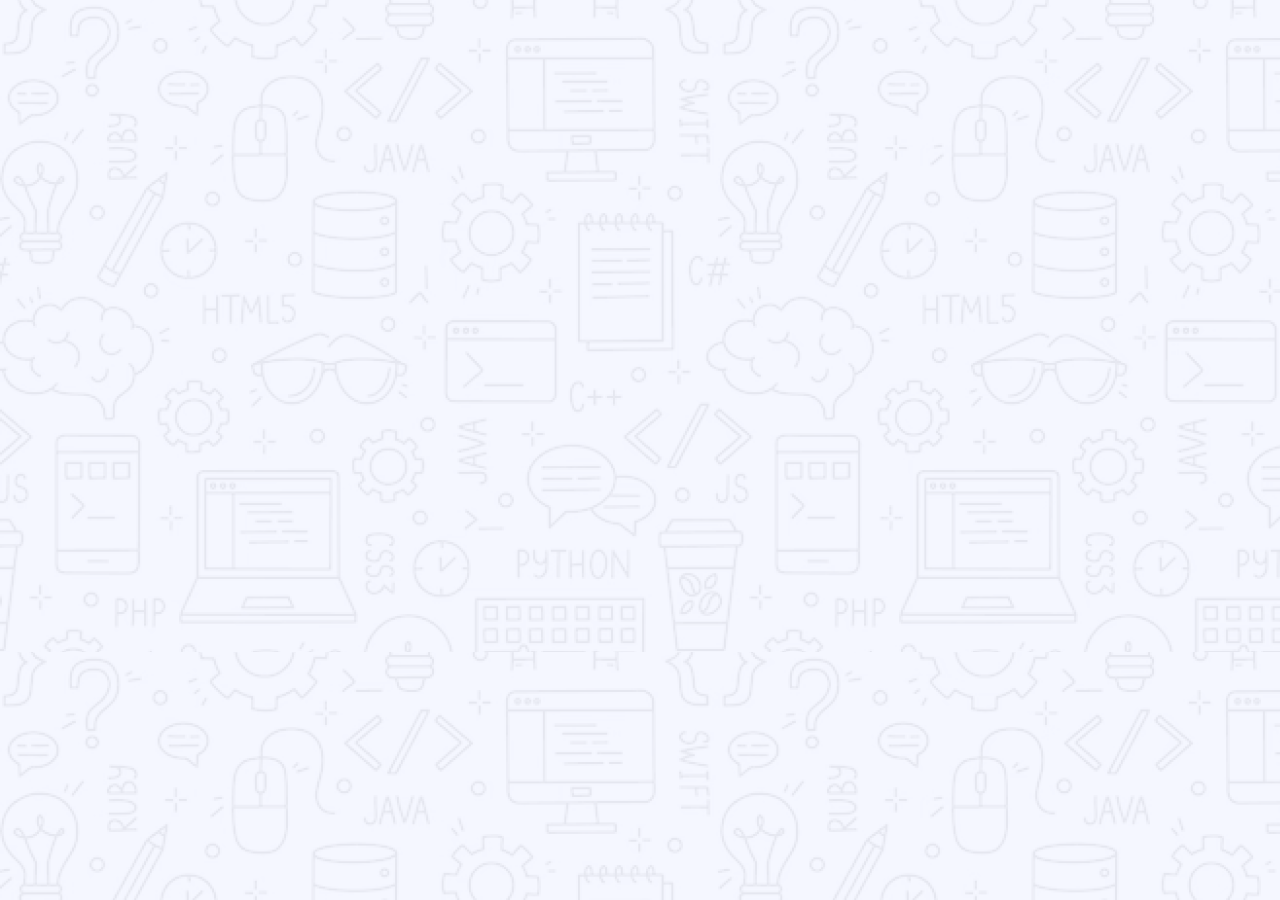
<file: wbt/wbt/html/login.html>
<!DOCTYPE html>
<html lang="en">
  <head>
    <meta charset="UTF-8" />
    <meta name="viewport" content="width=device-width, initial-scale=1.0" />
    <title>Login</title>
    <link rel="stylesheet" href="../style/style.css" />
    <script src="../data/validation.js"></script>
  </head>
  <body>
    <main id="main-content"></main>
    <script>
      window.onload = function () {
        var username = prompt("Username:");
        var password = prompt("Password:");
        if (checkLogin(username, password)) {
          const data = getContactData();
          console.log("Contact Form Data:", data);
          alert(
            "Login successful! Check the browser console and page for your submitted data."
          );
          var main = document.getElementById("main-content");
          if (data) {
            var html = "<h2>Your Submitted Data</h2><ul>";
            for (var key in data) {
              html +=
                "<li><strong>" + key + ":</strong> " + data[key] + "</li>";
            }
            html += "</ul>";
            main.innerHTML = html;
          } else {
            main.innerHTML = "<p>No contact form data found.</p>";
          }
        } else {
          alert("Invalid Login credentials!");
          window.location.reload();
        }
      };
    </script>
  </body>
</html>
</file>
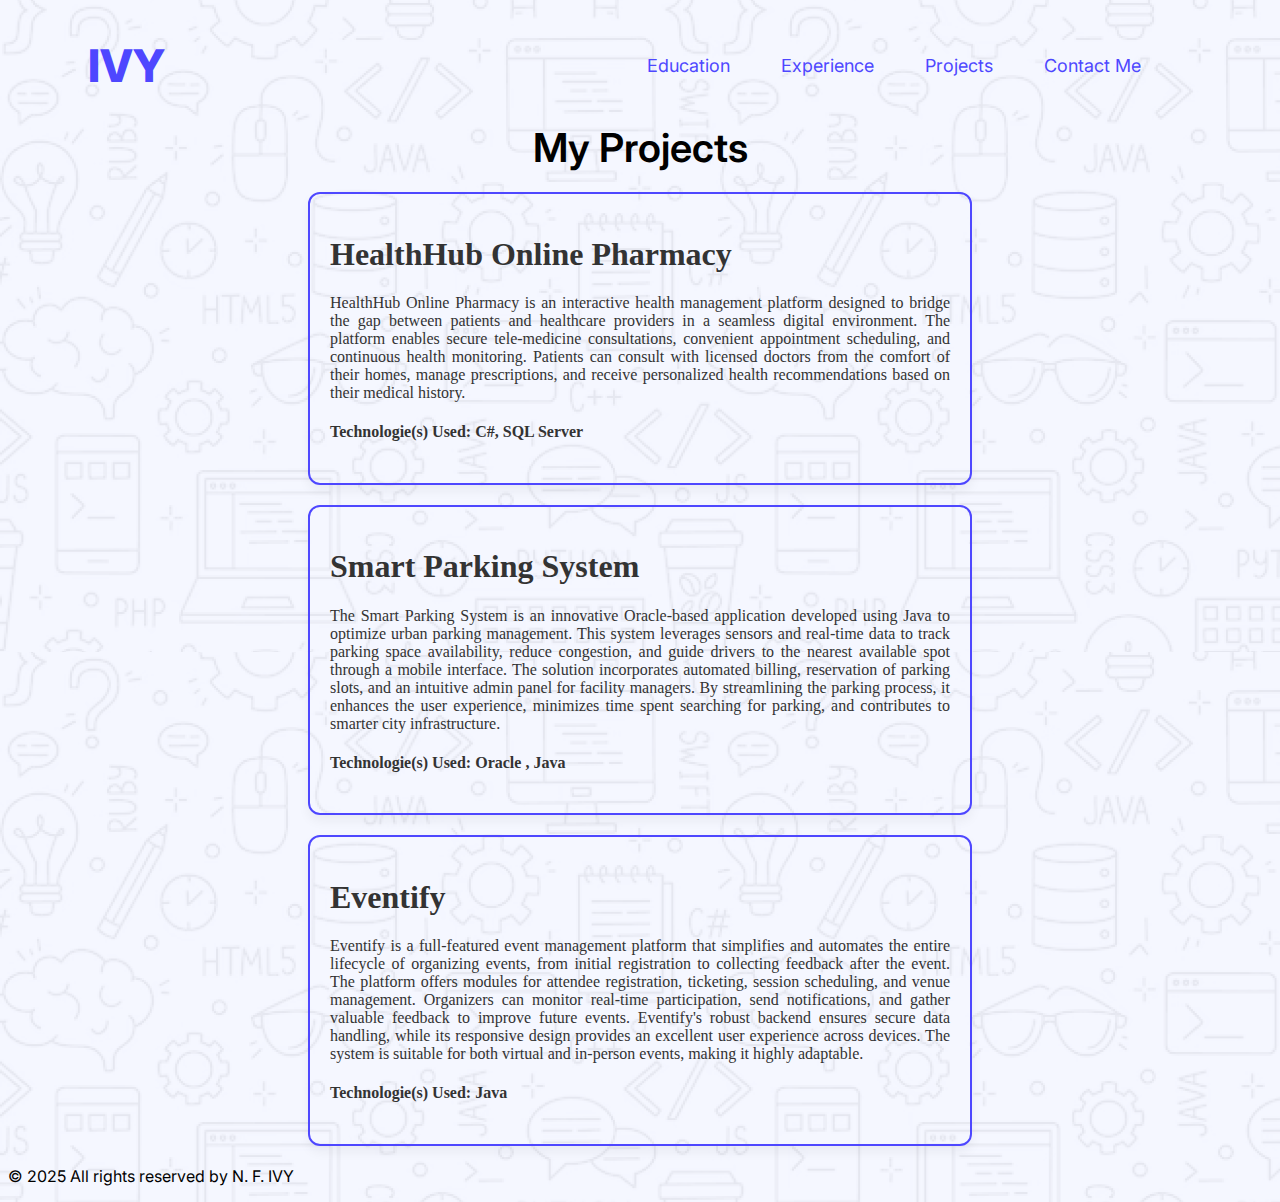
<file: wbt/wbt/html/projects.html>
<!DOCTYPE html>
<html lang="en">
  <head>
    <meta charset="UTF-8" />
    <meta name="viewport" content="width=device-width, initial-scale=1.0" />
    <title>Projects</title>
    <link rel="stylesheet" href="../style/style.css" />
    <link rel="stylesheet" href="../style/projects.css" />
  </head>
  <body>
    <header>
      <nav>
        <a href="../index.html"><h1 class="nav-title inter blue">IVY</h1></a>
        <ul>
          <li><a class="inter blue" href="education.html">Education</a></li>
          <li><a class="inter blue" href="experience.html">Experience</a></li>
          <li><a class="inter blue" href="projects.html">Projects</a></li>
          <li><a class="inter blue" href="contactme.html">Contact Me</a></li>
        </ul>
      </nav>
    </header>
    <section class="projects-section">
      <h1 class="projects-title inter">My Projects</h1>
      <div class="project">
        <h1>HealthHub Online Pharmacy</h1>
        <p>
          HealthHub Online Pharmacy is an interactive health management platform
          designed to bridge the gap between patients and healthcare providers
          in a seamless digital environment. The platform enables secure
          tele-medicine consultations, convenient appointment scheduling, and
          continuous health monitoring. Patients can consult with licensed
          doctors from the comfort of their homes, manage prescriptions, and
          receive personalized health recommendations based on their medical
          history.
        </p>
        <h4>Technologie(s) Used: C#, SQL Server</h4>
      </div>
      <div class="project">
        <h1>Smart Parking System</h1>
        <p>
          The Smart Parking System is an innovative Oracle-based application
          developed using Java to optimize urban parking management. This system
          leverages sensors and real-time data to track parking space
          availability, reduce congestion, and guide drivers to the nearest
          available spot through a mobile interface. The solution incorporates
          automated billing, reservation of parking slots, and an intuitive
          admin panel for facility managers. By streamlining the parking
          process, it enhances the user experience, minimizes time spent
          searching for parking, and contributes to smarter city infrastructure.
        </p>
        <h4>Technologie(s) Used: Oracle , Java</h4>
      </div>
      <div class="project">
        <h1>Eventify</h1>
        <p>
          Eventify is a full-featured event management platform that simplifies
          and automates the entire lifecycle of organizing events, from initial
          registration to collecting feedback after the event. The platform
          offers modules for attendee registration, ticketing, session
          scheduling, and venue management. Organizers can monitor real-time
          participation, send notifications, and gather valuable feedback to
          improve future events. Eventify's robust backend ensures secure data
          handling, while its responsive design provides an excellent user
          experience across devices. The system is suitable for both virtual and
          in-person events, making it highly adaptable.
        </p>
        <h4>Technologie(s) Used: Java</h4>
      </div>
    </section>
    <footer>
      <p class="inter">&copy; 2025 All rights reserved by N. F. IVY</p>
    </footer>
  </body>
</html>
</file>
<file: wbt/wbt/style/style.css>
@import url('https://fonts.googleapis.com/css2?family=Inter:ital,opsz,wght@0,14..32,100..900;1,14..32,100..900&display=swap');
.inter {
  font-family: "Inter", sans-serif;
  font-optical-sizing: auto;
  font-style: normal;
}
.blue {
  color: #4E47FF;
}
body {
    background-image: url(../image/Hero-bg.png);
}
nav{
    display: flex;
    align-items: center;
    justify-content: space-between;
    margin: 0 5rem;
}
.nav-title {
    font-size: 2.8125rem;
    font-weight: 800;
}
nav ul {
    display: flex;
    align-items: center;
}
nav ul li {
    list-style: none;
    margin-right: 3.1875rem;
}
nav ul li a {
    text-decoration: none;
    font-size: 1.125rem;
    font-weight: 400;
}
nav a{
    text-decoration: none;
}
.home {
    display: flex;
    justify-content: space-between;
    align-items: center;
    margin-right: 200px;
    margin-left: 150px;
}
.home-content{
    max-width: 36.5625rem;
}
.home-name {
    font-size: 5.3125rem;
    text-emphasis: none;
    text-align: right;
    font-weight: 800;
    margin: auto;
}
.home-description {
    text-align: justify;
    font-size: 1.125rem;
    font-weight: 400;
}
.home-profile-pic {
    width: 608px;
}
.social-icon {
    width: 24px;
    height: 24px;
    margin-right: 12px;
    transition: transform 0.3s ease;
    transform: scale(1);
}
</file>
<file: assesment/styles.css>
body {
  font-family: Arial, sans-serif;
  margin: 0;
  padding: 0;
  border: 2px solid #333;
}
.navbar {
  display: flex;
  justify-content: space-between;
  align-items: center;
  border: 2px solid #333;
}

.logo-container {
  display: flex;
  align-items: center;
}
.logo-container img {
  height: 40px;
  margin-right: 10px;
}
.nav-links a {
  margin: 0 10px;
}
main {
  padding-top: 15%;
  padding-bottom: 15%;
}
footer {
  text-align: center;
  border: 2px solid #333;
}
</file>
<file: form/form.css>
body {
  background: #ededed;
  font-family: Arial, Helvetica, sans-serif;
  margin: 0;
  padding: 0;
  font-size: 15px;
}

.donation-form {
  background: #fff;
  max-width: 620px;
  margin: 32px auto 28px auto;
  border: 1px solid #ccc;
  border-radius: 7px;
  box-shadow: none;
  padding: 26px 38px 26px 38px;
}

.section-heading {
  color: #d00;
  font-size: 1.19rem;
  font-weight: bold;
  margin-bottom: 12px;
  margin-top: 24px;
  letter-spacing: 0.1px;
}

.form-row {
  display: flex;
  align-items: center;
  margin-bottom: 11px;
  gap: 14px;
}

.form-row label {
  width: 170px;
  min-width: 120px;
  color: #1a1a1a;
  font-size: 15px;
  text-align: right;
  margin-right: 8px;
  font-weight: normal;
}

.form-row input[type="text"],
.form-row input[type="email"],
.form-row input[type="tel"],
.form-row input[type="number"],
.form-row select,
.form-row textarea {
  flex: 1 1 60%;
  font-size: 15px;
  padding: 5px 8px;
  border: 1px solid #bbb;
  border-radius: 2px;
  background: #fff;
}

.form-row textarea {
  resize: vertical;
  height: 48px;
}

.form-row select {
  width: 160px;
}

.donation-options > label {
  margin-right: 12px;
  min-width: 120px;
}

span {
  color: #d00;
}

.donation-options > div {
  display: flex;
  gap: 10px;
  align-items: center;
  flex-wrap: wrap;
}

.donation-options input[type="radio"] {
  margin-right: 3px;
}

.radio-group > label {
  min-width: 170px;
}

.radio-group > div {
  display: flex;
  gap: 12px;
}

.checkbox-line {
  margin-left: 178px;
  gap: 7px;
  font-size: 15px;
  color: #222;
}

.checkbox-line input[type="checkbox"] {
  margin-right: 6px;
  accent-color: #d00;
}

.note {
  margin-left: 178px;
  margin-bottom: 7px;
  color: #333;
  font-size: 14px;
}

.buttons {
  margin-left: 178px;
  margin-top: 18px;
  display: flex;
  gap: 18px;
}

input[type="submit"],
input[type="reset"] {
  background: #f4f4f4;
  color: #1a1a1a;
  font-size: 15px;
  border: 1px solid #bbb;
  border-radius: 3px;
  padding: 4px 22px;
  cursor: pointer;
  font-weight: bold;
  transition: background 0.16s;
}

input[type="submit"]:hover,
input[type="reset"]:hover {
  background: #eaeaea;
}

@media (max-width: 750px) {
  .donation-form {
    padding: 12px 6px 18px 6px;
  }
  .form-row label,
  .checkbox-line,
  .note,
  .buttons {
    margin-left: 0;
  }
  .form-row {
    flex-direction: column;
    align-items: stretch;
    gap: 5px;
  }
}
</file>
<file: wbt/wbt/style/contactme.css>
.contact-section {
    padding: 48px 80px;
    border-radius: 10px;
    max-width: 600px;
    margin: 48px auto;
    text-align: center;
}
.contact-title {
    font-size: 40px;
    font-weight: 700;
    margin-bottom: 8px;
}

.contact-section p {
    font-size: 16px;
    margin-bottom: 32px;
    color: #444;
}
.contact-form {
    display: flex;
    flex-direction: column;
    gap: 16px;
    text-align: left;
}

label {
    font-weight: 600;
    margin-bottom: 4px;
}

input, textarea {
    padding: 14px 16px;
    font-size: 16px;
    border-radius: 8px;
    border: 1px solid #4E47FF;
    resize: none;
}
.btn {
  font-weight: bold;
  font-size: 16px;
  color: #FFFFFF;
  background-color: #4E47FF;
  padding: 12px 36px;
  border-radius: 10px;
  border: 2px solid transparent;
  cursor: pointer;
  transition: 
    transform 0.3s ease,
    box-shadow 0.3s ease,
    background-color 0.3s ease,
    color 0.3s ease,
    border-color 0.3s ease;
}
.btn:hover {
  transform: scale(1.05);
  background-color: #FFFFFF;
  color: #4E47FF;
  border-color: #4E47FF;
  box-shadow: 0 8px 20px rgba(78, 71, 255, 0.15);
}
</file>
<file: wbt/wbt/style/education.css>
/* Education */
.education-section {
  margin-left: 300px;
  margin-right: 300px;
}
.education-title {
  font-size: 2.5rem;
  font-weight: 600;
  margin: auto;
  text-align: center;
}
.edu {
  display: flex;
  justify-content: space-between;
  border: 2px solid #4e47ff;
  border-radius: 10px;
  padding: 20px;
  margin: 20px 0;
  transition: all 0.5s ease-in-out;
}
.edu:hover {
  box-shadow: 0 8px 20px #4e47ff;
  transform: scale(1.03);
}

.edu img {
  width: 150px;
  height: 150px;
  border-radius: 10px;
  margin-right: 20px;
}
</file>
<file: wbt/wbt/style/experience.css>
.experience-section {
  margin-left: 15rem;
  margin-right: 15rem;
}
.experience-title {
  font-size: 2.5rem;
  font-weight: 600;
  margin: auto;
  text-align: center;
}
.experience-card {
  display: flex;
  border: 2px solid #4e47ff;
  border-radius: 10px;
  padding: 20px;
  margin: 20px 0;
  transition: all 0.5s ease-in-out;
}
.experience-card:hover {
  box-shadow: 0 8px 20px #4e47ff;
  transform: scale(1.03);
}

.experience-card img {
  width: 150px;
  height: 150px;
  border-radius: 10px;
  margin-right: 20px;
}
.experience-section p {
  text-align: justify;
}
.experience-social-icons {
  display: flex;
  align-items: center;
  justify-content: start;
  margin-top: 20px;
  transition: all 0.5s ease-in-out;
}
.experience-icon {
  max-width: 32px;
  max-height: 32px;
}
.experience-icon:hover {
  transform: scale(1.1);
}
</file>
<file: wbt/wbt/style/projects.css>
.projects-section {
  margin-left: 300px;
  margin-right: 300px;
}
.projects-title {
  font-size: 40px;
  font-weight: 600;
  margin: auto;
  text-align: center;
}
.project {
  border: 2px solid #4e47ff;
  border-radius: 12px;
  padding: 20px;
  margin: 20px 0;
  color: #333;
  box-shadow: 0 6px 12px rgba(0, 0, 0, 0.05);
  text-align: justify;
  transition: all 0.5s ease-in-out;
}
.project:hover {
  box-shadow: 0 8px 20px #4e47ff;
  transform: scale(1.03);
}
</file>
